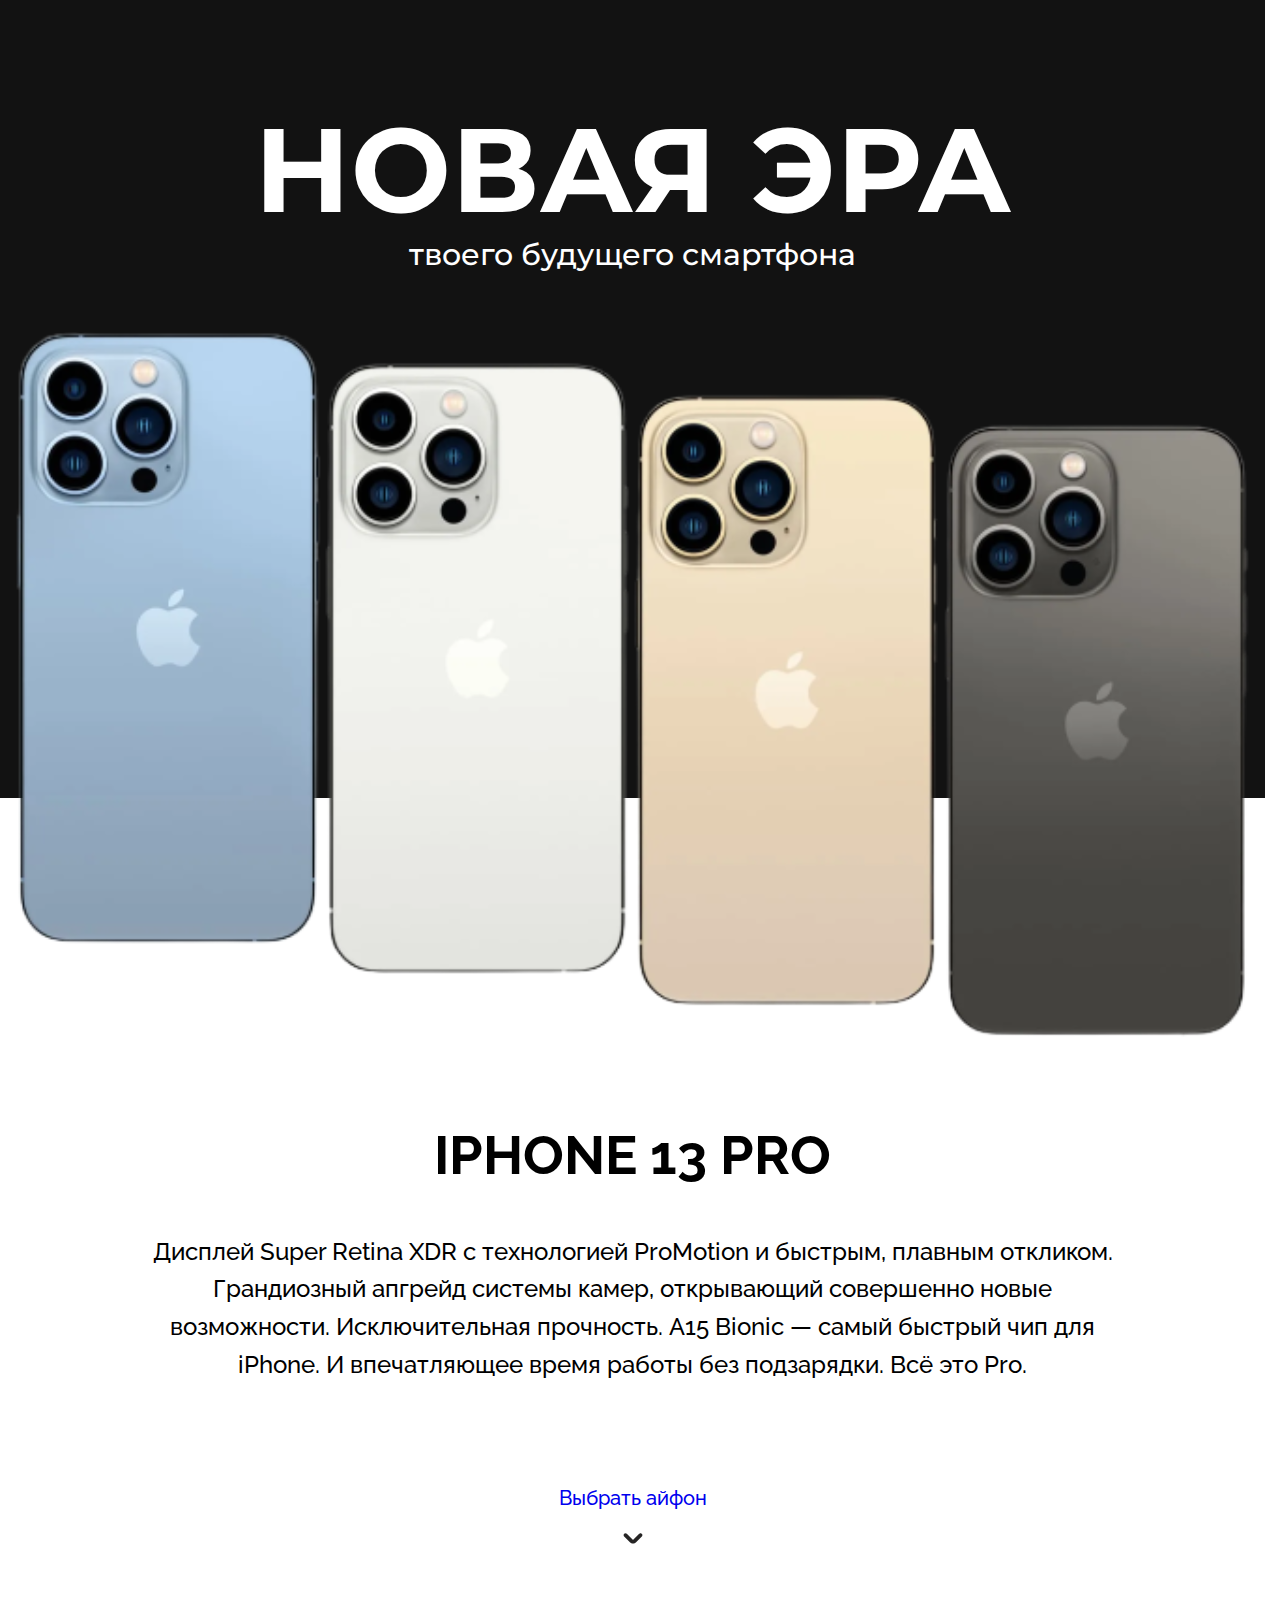
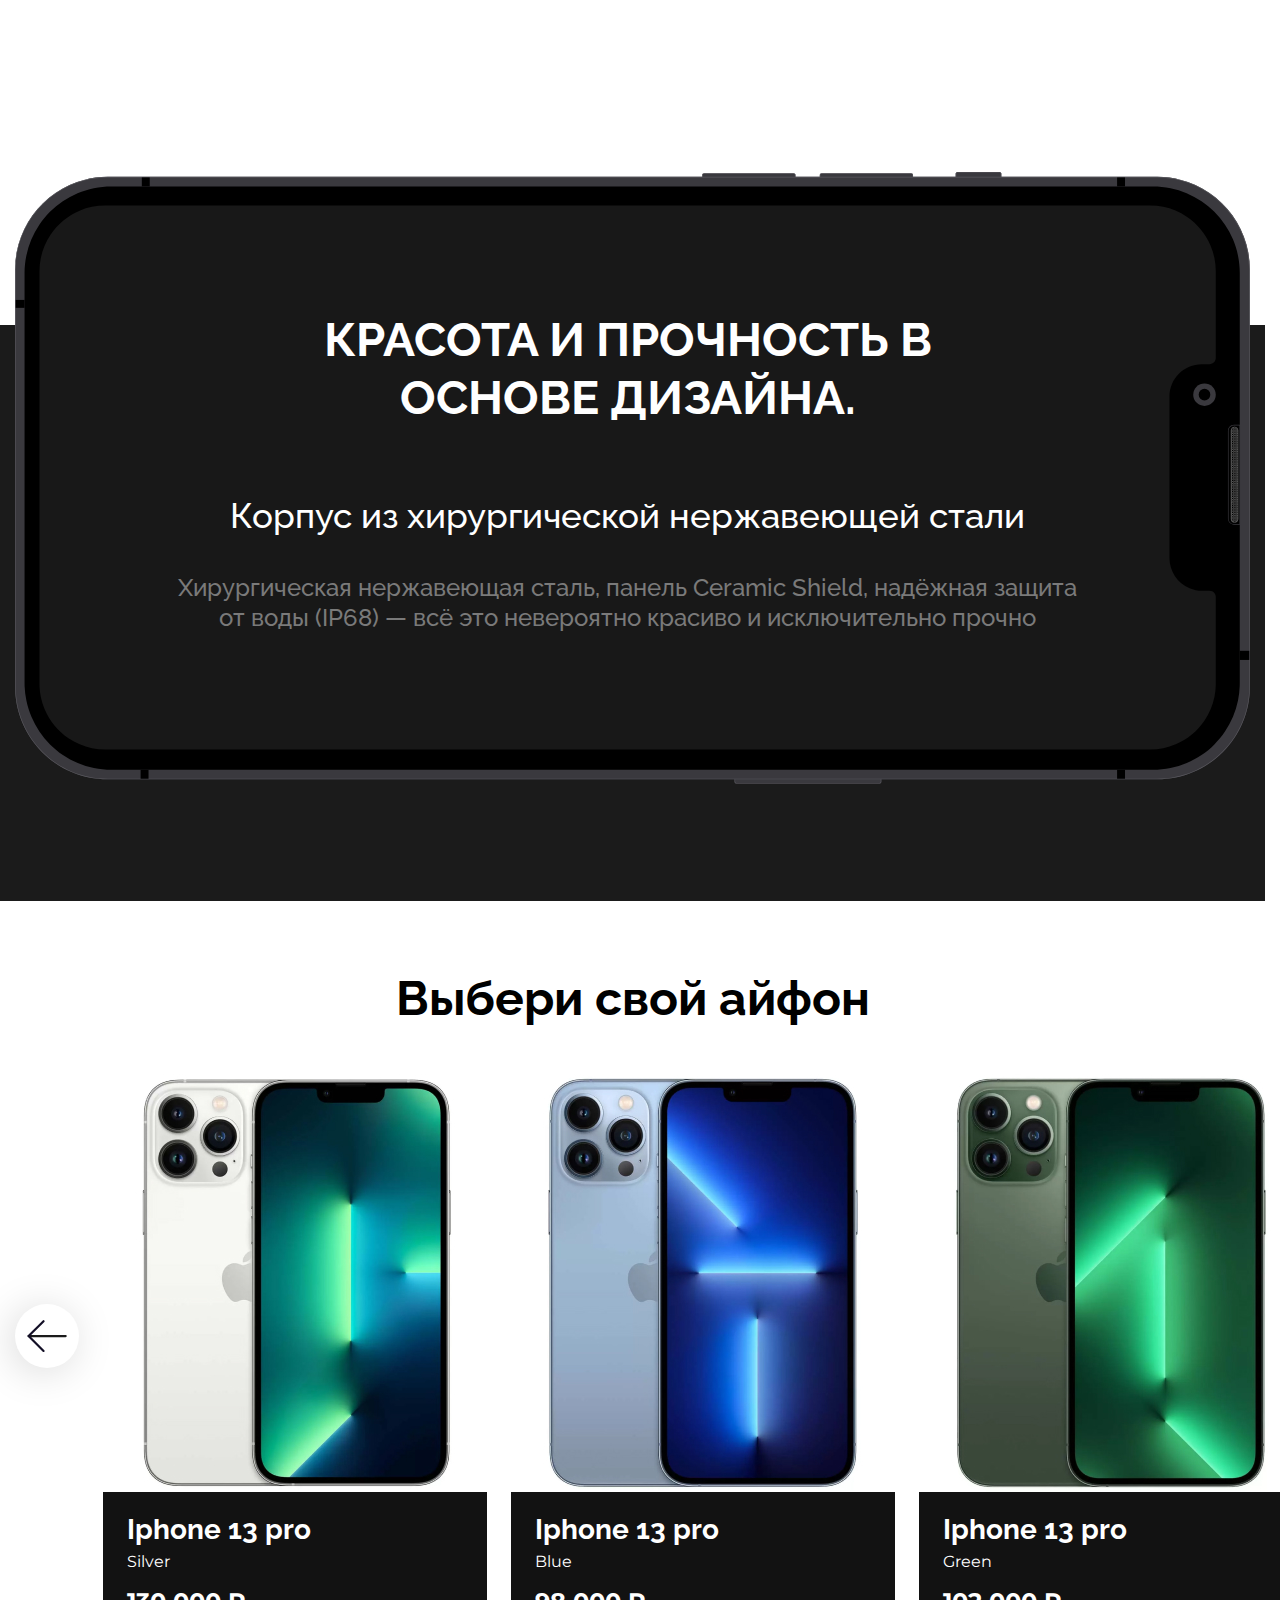
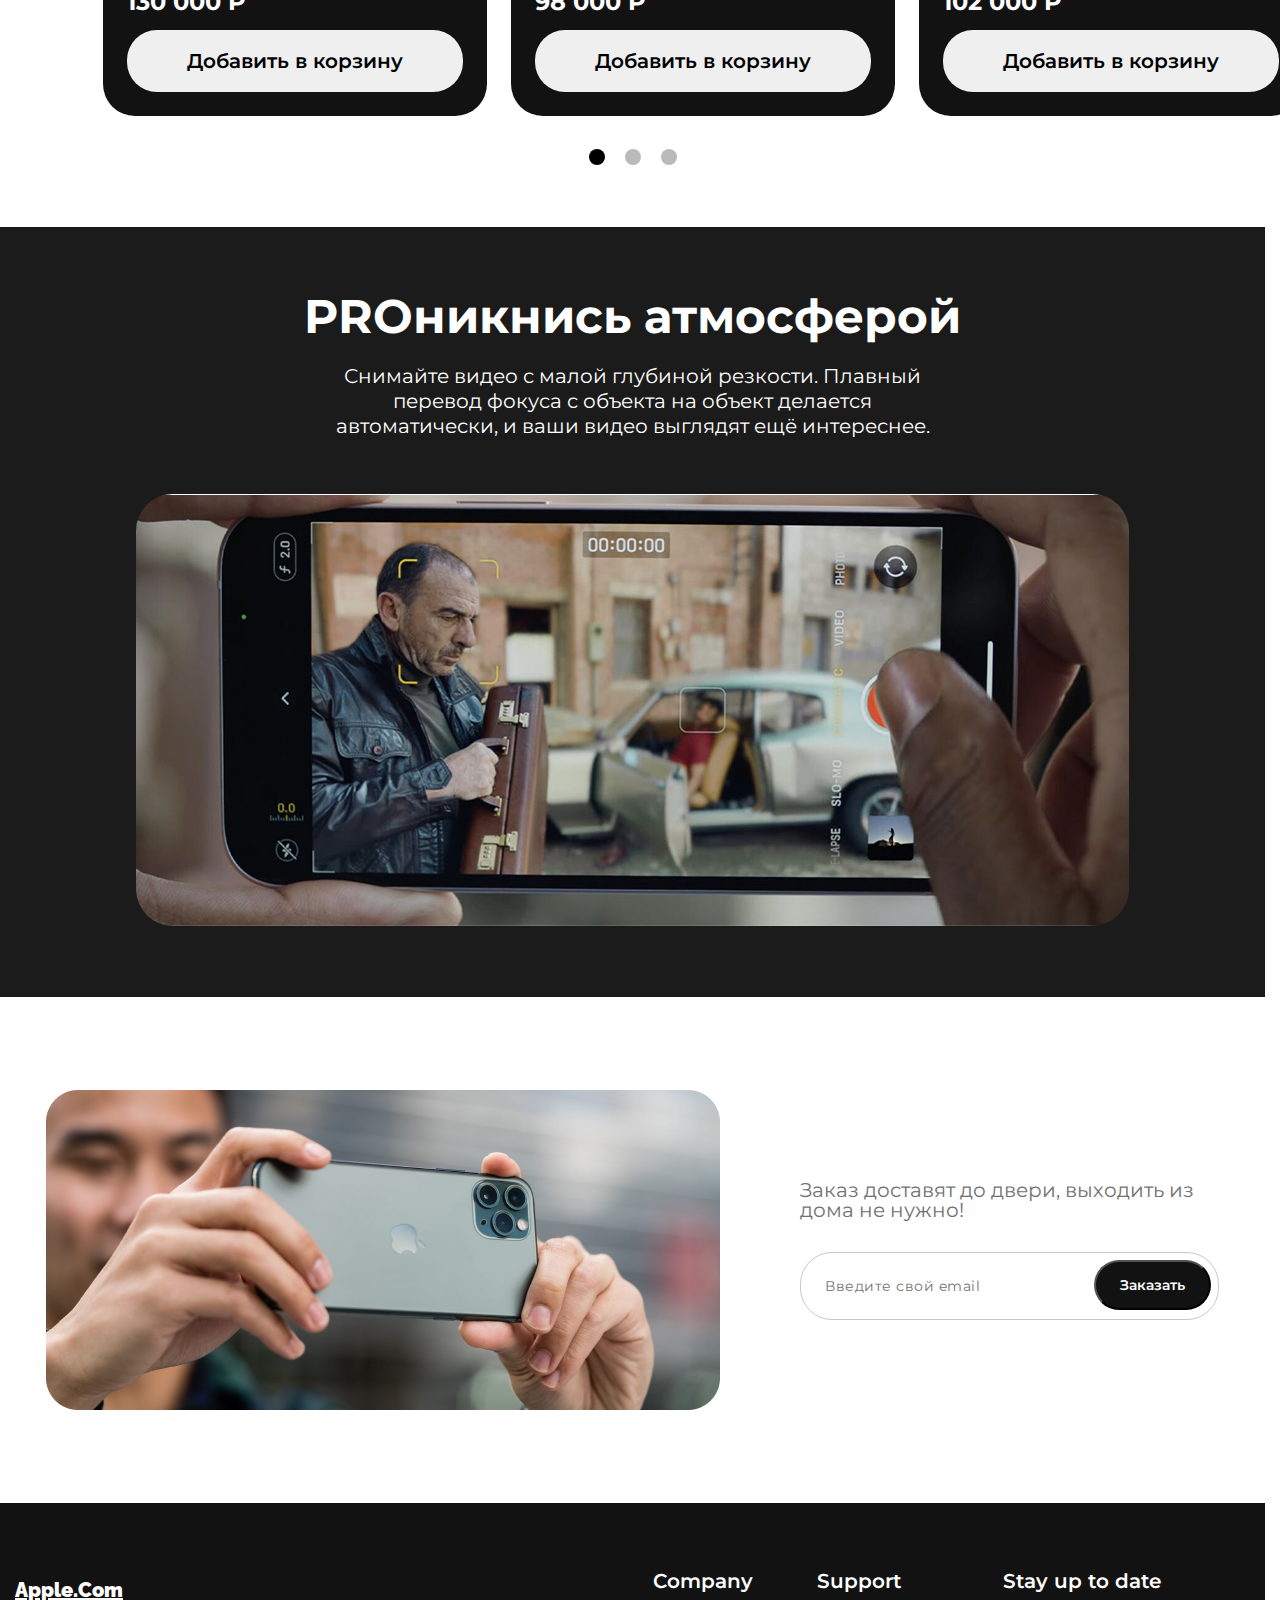
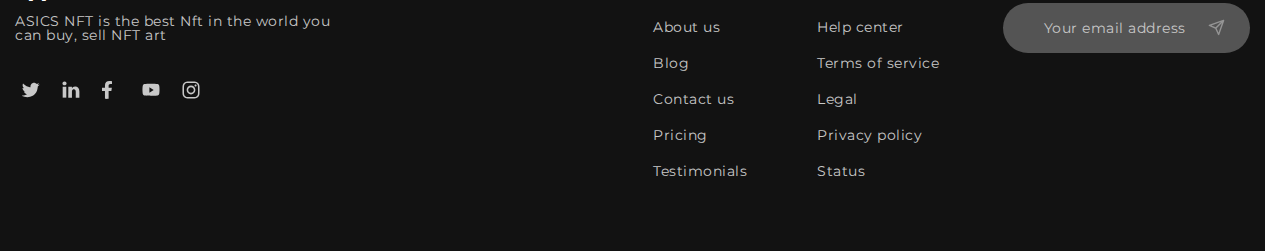
<file: index.html>
<!DOCTYPE html>
<html lang="en">

<head>
   <meta charset="UTF-8">
   <meta name="viewport" content="width=device-width, initial-scale=1.0">
   <title>Iphone</title>
   <link rel="stylesheet" href="./styles/styles.css">
   <link rel="stylesheet" href="./styles/reset.css">
</head>

<body>
   <main>
      <section class="era">
         <div class="era-wrapper container">
            <h1 class="era-wrapper-title">
               Новая эра
            </h1>
            <div class="era-wrapper-subtitle">
               <p>твоего будущего смартфона</p>
            </div>
            <img class="era-wrapper-image" src="./images/image 2.svg" alt="iphone" width="1299" height="743">
         </div>
      </section>

      <section class="equipment">
         <div class="equipment-wrapper container">
            <h2 class="equipment-wrapper-title">
               iPHONE 13 PRO
            </h2>
            <div class="equipment-wrapper-subtitle">
               <p>
                  Дисплей Super Retina XDR с технологией ProMotion и быстрым, плавным откликом. Грандиозный апгрейд
                  системы камер, открывающий совершенно новые возможности. Исключительная прочность. A15 Bionic — самый
                  быстрый чип для iPhone. И впечатляющее время работы без подзарядки. Всё это Pro.
               </p>
            </div>

            <a href="#choose" class="equipment-wrapper-button">
               Выбрать айфон
            </a>
         </div>
      </section>

      <section class="design">
         <div class="design-wrapper container">
            <div class="design-iphone">
               <h2 class="design-iphone-title">
                  Красота и прочность в основе дизайна.
               </h2>
               <div class="design-iphone-subtitle">
                  <p>
                     Корпус из хирургической нержавеющей стали
                  </p>
               </div>
               <div class="design-iphone-text">
                  <p>
                     Хирургическая нержавеющая сталь, панель Ceramic Shield, надёжная защита от воды (IP68) — всё это
                     невероятно красиво и исключительно прочно
                  </p>
               </div>
            </div>
         </div>
      </section>

      <section id="choose" class="choose">
         <div class="choose-inner container">
            <h2 class="choose-inner-title">
               Выбери свой айфон
            </h2>
            <ul class="choose-inner-list">
               <button class="choose-inner-button">
                  <img class="choose-inner-button-image" src="./icons/Arrow - Right.svg" alt="arrow">
               </button>

               <li class="choose-inner-item">
                  <img src="./images/Frame 561.jpg" alt="arrow">
                  <div class="choose-inner-body">
                     <h3 class="choose-inner-body-title">Iphone 13 pro</h3>
                     <h4 class="choose-inner-body-color">Silver</h4>
                     <div class="choose-inner-body-price">
                        <p>130 000 P</p>
                     </div>
                     <button class="choose-inner-body-button">Добавить в корзину</button>
                  </div>
               </li>

               <li class="choose-inner-item">
                  <img src="./images/Frame 562.jpg" alt="">
                  <div class="choose-inner-body">
                     <h3 class="choose-inner-body-title">Iphone 13 pro</h3>
                     <h4 class="choose-inner-body-color">Blue</h4>
                     <div class="choose-inner-body-price">
                        <p>98 000 P</p>
                     </div>
                     <button class="choose-inner-body-button">Добавить в корзину</button>
                  </div>
               </li>

               <li class="choose-inner-item">
                  <img src="./images/Frame 563.jpg" alt="">
                  <div class="choose-inner-body">
                     <h3 class="choose-inner-body-title">Iphone 13 pro</h3>
                     <h4 class="choose-inner-body-color">Green</h4>
                     <div class="choose-inner-body-price">
                        <p>102 000 P</p>
                     </div>
                     <button class="choose-inner-body-button">Добавить в корзину</button>
                  </div>
               </li>

               <button class="choose-inner-button">
                  <img class="choose-inner-button-image" src="./icons/Arrow - Right.svg" alt="arrow">
               </button>
            </ul>

            <div class="choose-pagination">
               <ul class="choose-pagination-list">
                  <li class="choose-pagination-item">
                     <button class="choose-pagination-item-button is-curent"></button>
                  </li>

                  <li class="choose-pagination-item">
                     <button class="choose-pagination-item-button"></button>
                  </li>

                  <li class="choose-pagination-item">
                     <button class="choose-pagination-item-button"></button>
                  </li>
               </ul>
            </div>
         </div>
      </section>

      <section class="video">
         <div class="vodeo-inner container">
            <div class="video-wrapper">
               <h2 class="video-wrapper-title">PROникнись атмосферой</h2>
               <div class="video-wrapper-subtitle">
                  <p>Снимайте видео с малой глубиной резкости. Плавный перевод фокуса с объекта
                     на объект делается автоматически, и ваши видео выглядят ещё интереснее.</p>
               </div>
               <video src="/" poster="./images/Rectangle 2.jpg" class="video-wrapper-video"></video>
            </div>
         </div>
      </section>

      <section class="order">
         <h2 class="visually-hidden">Order-iphone</h2>
         <div class="order-inner container">
            <img src="./images/Rectangle 69.jpg" alt="man takes photos" class="order-inner-image">
            <div class="order-wrapper">
               <div class="order-wrapper-description">
                  <p>Заказ доставят до двери, выходить из дома не нужно!</p>
               </div>
               <form action="" class="order-form">
                  <label class="visually-hidden" for="order-email"">Email</label>
                  <input type=" email" class="order-form-input input" id="order-email"
                     placeholder="Введите свой email">
                     <button class="order-form-button">
                        Заказать
                     </button>
               </form>
            </div>
         </div>
      </section>
   </main>

   <footer class="footer">
      <div class="footer-main container">
         <div class="footer-info">
            <h2 class="footer-info-title"><a class="footer-info-title-link" href="https://apple.com/">Apple.com</a>
            </h2>
            <div class="footer-info-description footer-item-link">
               <p>ASICS NFT is the best Nft in the world you can buy, sell NFT art
               </p>
            </div>
            <ul class="footer-info-list">
               <li class="footer-info-item">
                  <a href="/" class="footer-info-link" target="_blank">
                     <img src="./icons/twit.svg" alt="">
                  </a>
               </li>

               <li class="footer-info-item">
                  <a href="/" class="footer-info-link" target="_blank">
                     <img src="./icons/in.svg" alt="">
                  </a>
               </li>

               <li class="footer-info-item">
                  <a href="/" class="footer-info-link" target="_blank">
                     <img src="./icons/face.svg" alt="">
                  </a>
               </li>

               <li class="footer-info-item">
                  <a href="/" class="footer-info-link" target="_blank">
                     <img src="./icons/youtube.svg" alt="">
                  </a>
               </li>

               <li class="footer-info-item">
                  <a href="/" class="footer-info-link" target="_blank">
                     <img src="./icons/insta.svg" alt="">
                  </a>
               </li>
            </ul>
         </div>
         <div class="footer-column">
            <ul class="footer-column-list">
               <li class="footer-item">
                  <h2 class="footer-item-title">Company</h2>
               </li>
               <li class="footer-item"><a class="footer-item-link" href="/">About us</a></li>
               <li class="footer-item"><a class="footer-item-link" href="/">Blog</a></li>
               <li class="footer-item"><a class="footer-item-link" href="/">Contact us</a></li>
               <li class="footer-item"><a class="footer-item-link" href="/">Pricing</a></li>
               <li class="footer-item"><a class="footer-item-link" href="/">Testimonials</a></li>
            </ul>
            <ul class="footer-column-list">
               <li class="footer-item">
                  <h2 class="footer-item-title">Support</h2>
               </li>
               <li class="footer-item"><a class="footer-item-link" href="/">Help center</a></li>
               <li class="footer-item"><a class="footer-item-link" href="/">Terms of service</a></li>
               <li class="footer-item"><a class="footer-item-link" href="/">Legal</a></li>
               <li class="footer-item"><a class="footer-item-link" href="/">Privacy policy</a></li>
               <li class="footer-item"><a class="footer-item-link" href="/">Status</a></li>
            </ul>

            <div class="footer-column-alert">
               <h2 class="footer-item-title">Stay up to date</h2>
               <form class="footer-alert-form" action="/">
                  <label class="visually-hidden" for="email-alert">Your email address</label>
                  <input class="footer-column-input input" type="email" id="email-alert"
                     placeholder="Your email address">
                  <button class="footer-alert-button"><span class="visually-hidden">send email</span></button>
               </form>
            </div>
         </div>
      </div>
   </footer>
</body>

</html>
</file>
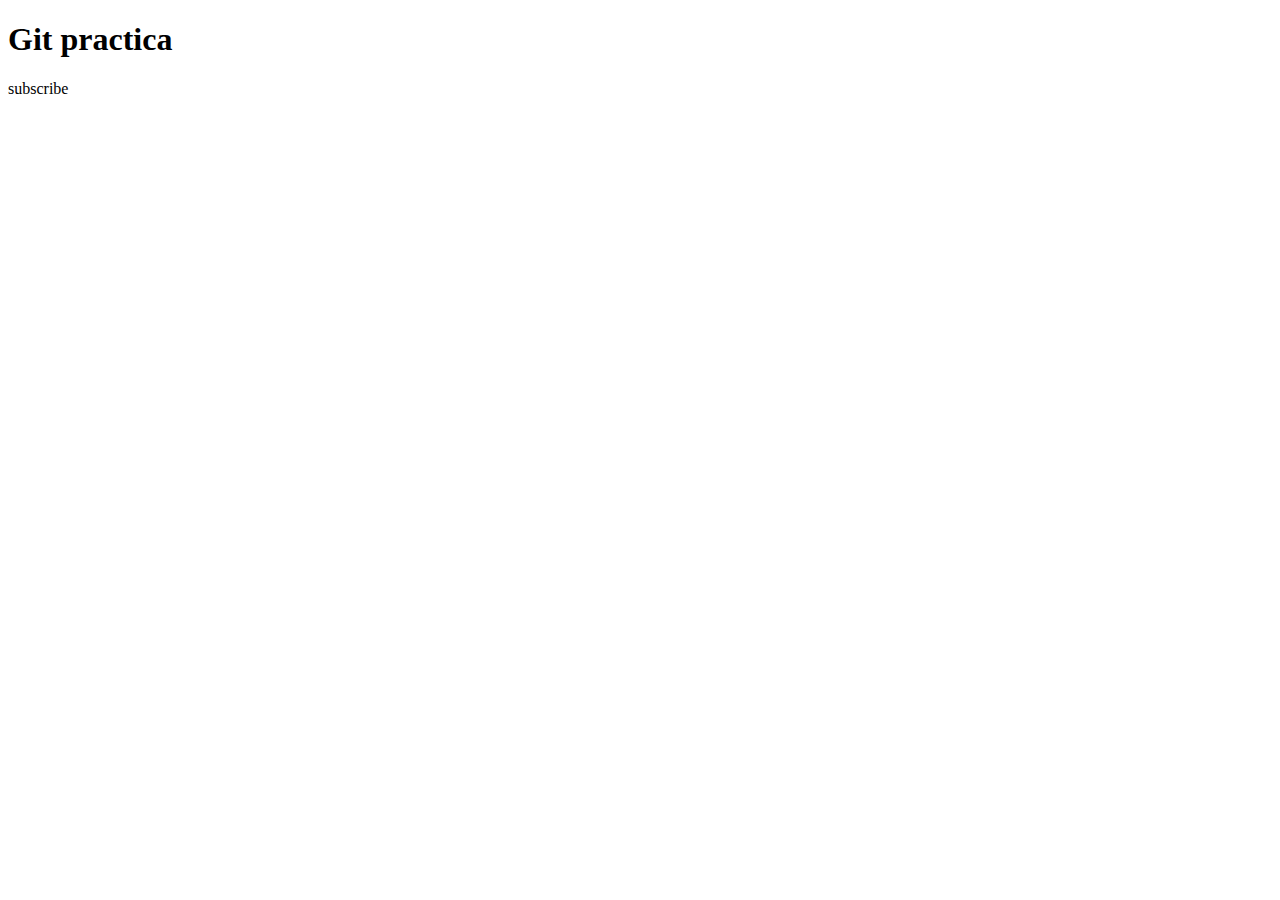
<file: my-first-project/index.html>
<!DOCTYPE html>
<html lang="en">
<head>
   <meta charset="UTF-8">
   <meta name="viewport" content="width=device-width, initial-scale=1.0">
   <title>Document</title>
</head>
<body>
   <h1>Git practica</h1>
   <p>subscribe</p>
</body>
</html>
</file>
<file: styles/styles.css>
@import "../styles/reset.css";
@import "../styles/era.css";
@import "../styles/equipment.css";
@import "../styles/design.css";
@import "../styles/choose.css";
@import "../styles/video.css";
@import "../styles/order.css";
@import "../styles/footer.css";

@font-face {
  font-family: "Montserrat";
  src: url("../fonts/Montserrat-Bold.woff2") format("woff2");
  font-weight: 700;
  font-style: normal;
}

@font-face {
  font-family: "Montserrat";
  src: url("../fonts/Montserrat-SemiBold.woff2") format("woff2");
  font-weight: 600;
  font-style: normal;
}

@font-face {
  font-family: "Montserrat";
  src: url("../fonts/Montserrat-Medium.woff2") format("woff2");
  font-weight: 500;
  font-style: normal;
}

@font-face {
  font-family: "Montserrat";
  src: url("../fonts/Montserrat-Regular.woff2") format("woff2");
  font-weight: 400;
  font-style: normal;
}

@font-face {
  font-family: "Raleway";
  src: url("../fonts/Raleway-Black.woff2") format("woff2");
  font-weight: 900;
  font-style: normal;
}

@font-face {
  font-family: "Raleway";
  src: url("../fonts/Raleway-Bold.woff2") format("woff2");
  font-weight: 700;
  font-style: normal;
}

@font-face {
  font-family: "Raleway";
  src: url("../fonts/Raleway-Medium.woff2") format("woff2");
  font-weight: 500;
  font-style: normal;
}

:root {
  --color-dark: #121212;
  --color-dark-alternate: #1b1b1b;
  --color-gray: #7a7a7a;
  --color-light: #ffffff;

  --size-description: 24px;
  --size-description-two: 20px;
  --size-description-three: 14px;
  --size-title: 48px;

  --border-radius: 30px;

  --container-width: 1312px;
  --container-padding-x: 15px;

  --transition-duration: 0.2s;
}

.input {
  font-family: "Montserrat";
  font-weight: 400;
  font-size: 14px;
  line-height: 1;
  letter-spacing: 0.5px;
}

a,
button,
input,
textarea,
svg * {
  transition-duration: var(--transition-duration);
}

svg *[fill] {
  fill: currentColor;
}
svg *[stroke] {
  stroke: currentColor;
}

.visually-hidden {
  position: absolute !important;
  width: 1px !important;
  height: 1px !important;
  margin: -1px !important;
  border: 0 !important;
  padding: 0 !important;
  white-space: nowrap !important;
  clip-path: inset(100%) !important;
  clip: rect(0 0 0 0) !important;
  overflow: hidden !important;
}

.container {
  max-width: calc(var(--container-width) + var(--container-padding-x) * 2);
  margin-inline: auto;
  padding-inline: var(--container-padding-x);
}
</file>
